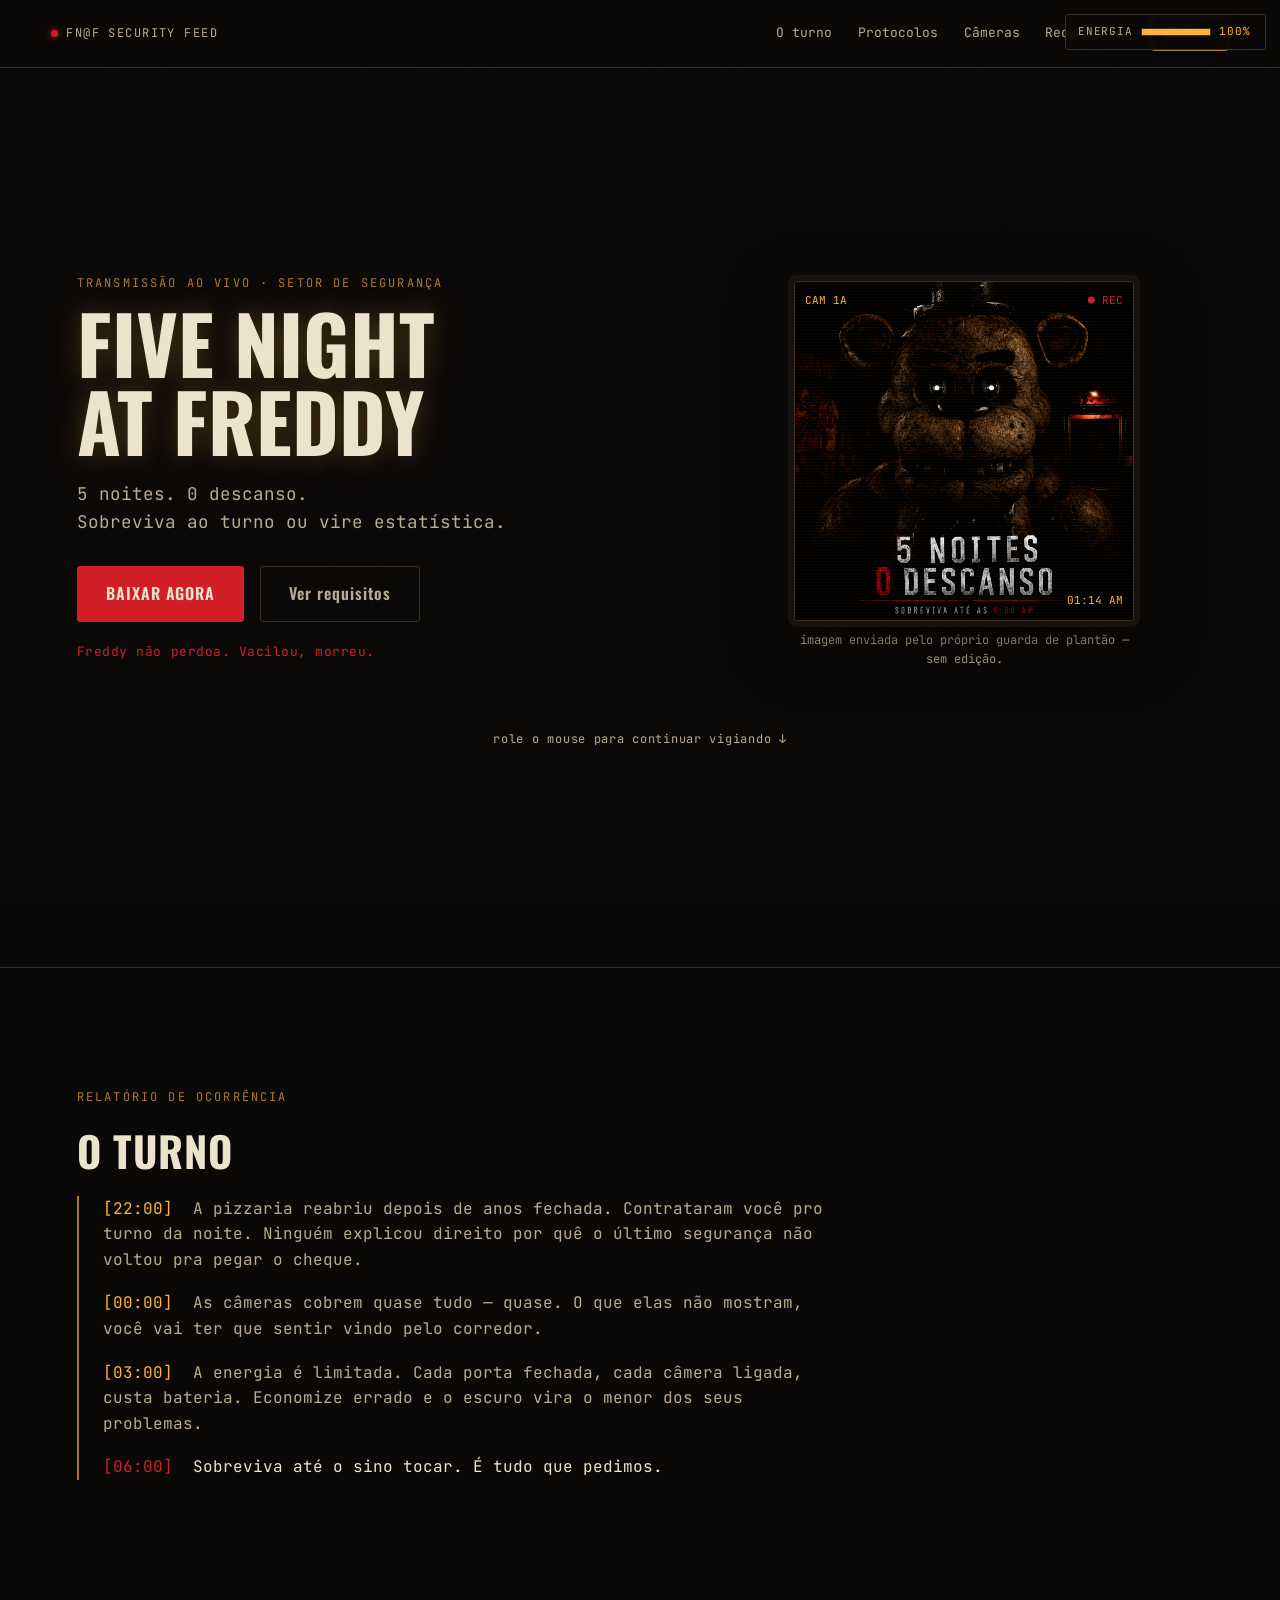
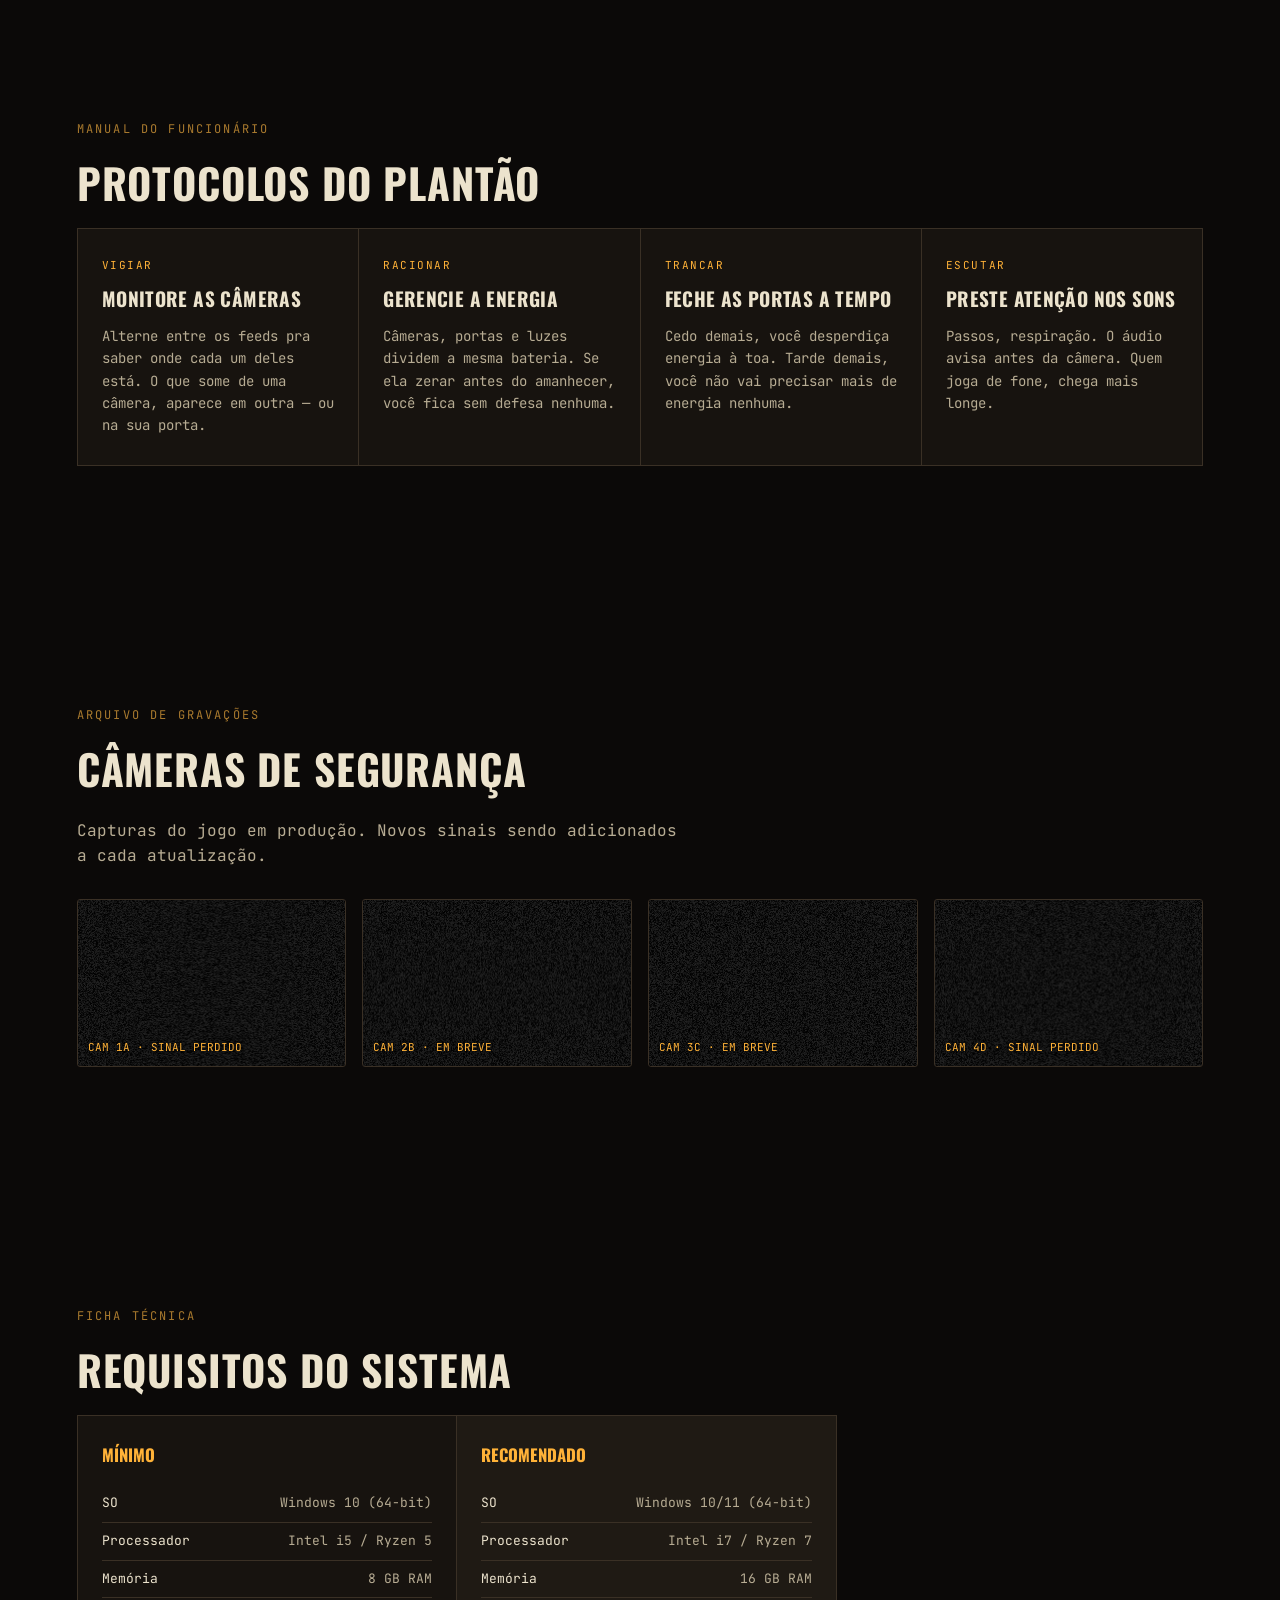
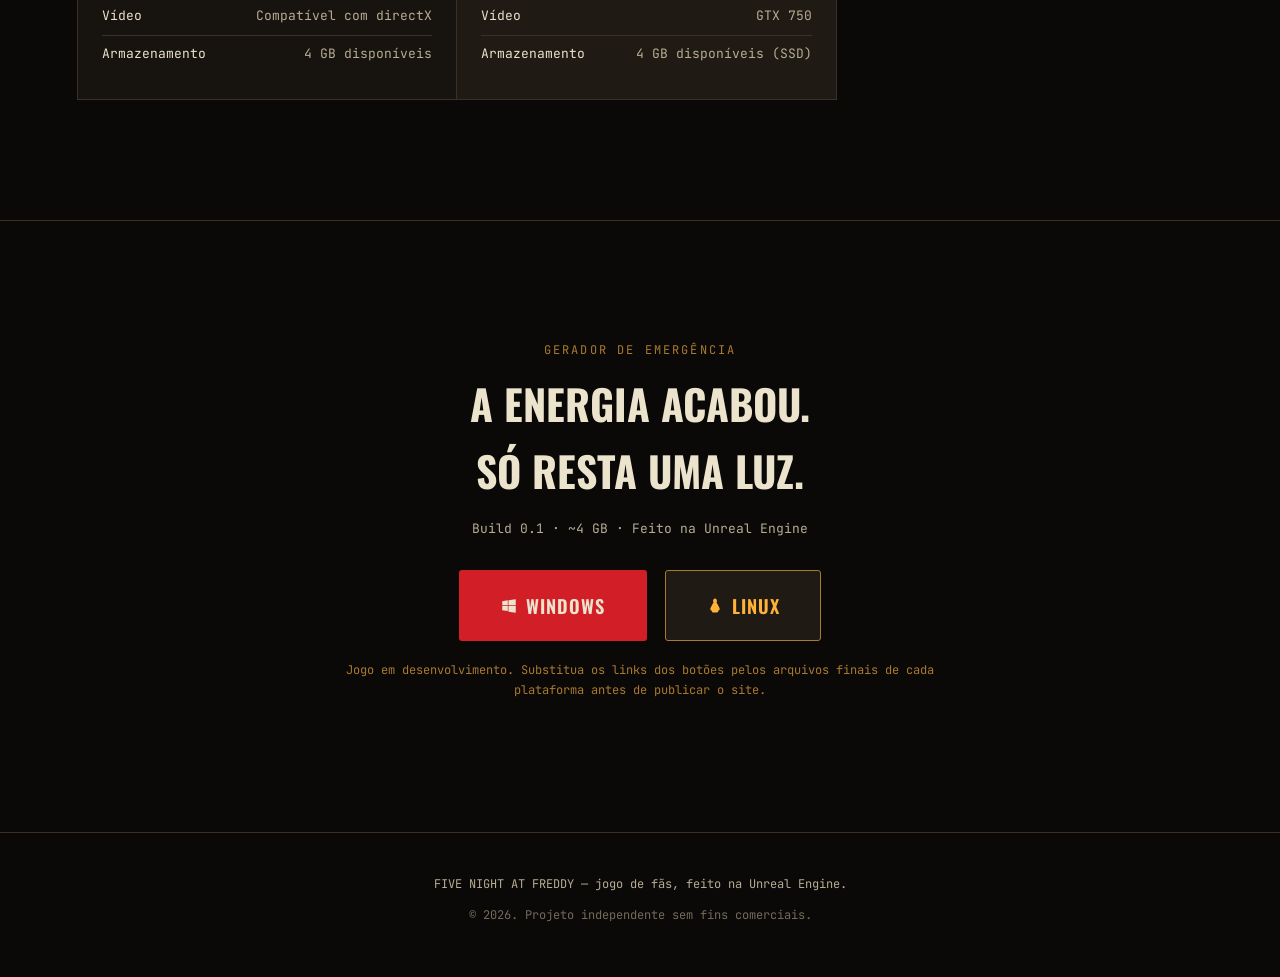
<file: index.html>
<!DOCTYPE html>
<html lang="pt-BR">
<head>
<meta charset="UTF-8">
<meta name="viewport" content="width=device-width, initial-scale=1.0">
<title>FIVE NIGHT AT FREDDY — 5 Noites. 0 Descanso.</title>
<meta name="description" content="Sobreviva a 5 noites de turno. Monitore as câmeras, gerencie a energia, e reze pra bateria não acabar antes do sol nascer.">
<link rel="preconnect" href="https://fonts.googleapis.com">
<link rel="preconnect" href="https://fonts.gstatic.com" crossorigin>
<link href="https://fonts.googleapis.com/css2?family=Oswald:wght@400;500;600;700&family=JetBrains+Mono:wght@400;500;700&display=swap" rel="stylesheet">
<link rel="stylesheet" href="style.css">
</head>
<body>

<!-- HUD fixo: medidor de energia (elemento-assinatura) -->
<div class="power-hud" id="powerHud" aria-hidden="true">
  <span class="power-hud__label">ENERGIA</span>
  <div class="power-hud__bar"><div class="power-hud__fill" id="powerFill"></div></div>
  <span class="power-hud__pct" id="powerPct">100%</span>
</div>

<canvas id="staticCanvas" aria-hidden="true"></canvas>
<div class="scanlines" aria-hidden="true"></div>

<header class="topbar">
  <div class="topbar__brand">
    <span class="topbar__dot"></span> FN@F SECURITY FEED
  </div>
  <nav class="topbar__nav">
    <a href="#sobre">O turno</a>
    <a href="#protocolos">Protocolos</a>
    <a href="#galeria">Câmeras</a>
    <a href="#requisitos">Requisitos</a>
    <a href="#download" class="topbar__cta">Baixar</a>
  </nav>
</header>

<main>

  <!-- HERO -->
  <section class="hero" id="topo">
    <div class="hero__grid">
      <div class="hero__text">
        <p class="eyebrow">TRANSMISSÃO AO VIVO · SETOR DE SEGURANÇA</p>
        <h1 class="hero__title">FIVE NIGHT<br>AT FREDDY</h1>
        <p class="hero__tagline">5 noites. 0 descanso.<br>Sobreviva ao turno ou vire estatística.</p>
        <div class="hero__actions">
          <a href="#download" class="btn btn--primary">
            <span class="btn__glow"></span>
            BAIXAR AGORA
          </a>
          <a href="#requisitos" class="btn btn--ghost">Ver requisitos</a>
        </div>
        <p class="hero__note">Freddy não perdoa. Vacilou, morreu.</p>
      </div>

      <div class="hero__feed">
        <div class="feed">
          <img src="Cover.png" alt="Arte de capa de Five Night at Freddy: um animatrônico observando pela câmera de segurança" class="feed__img">
          <div class="feed__overlay">
            <span class="feed__cam">CAM 1A</span>
            <span class="feed__rec">● REC</span>
            <span class="feed__time" id="feedTime">01:14 AM</span>
          </div>
          <div class="feed__glitch" aria-hidden="true"></div>
        </div>
        <p class="feed__caption">imagem enviada pelo próprio guarda de plantão — sem edição.</p>
      </div>
    </div>
    <div class="hero__scroll">role o mouse para continuar vigiando ↓</div>
  </section>

  <!-- SOBRE -->
  <section class="sobre" id="sobre">
    <div class="section__head">
      <p class="eyebrow">RELATÓRIO DE OCORRÊNCIA</p>
      <h2>O turno</h2>
    </div>
    <div class="log">
      <p class="log__line"><span class="log__tag">[22:00]</span> A pizzaria reabriu depois de anos fechada. Contrataram você pro turno da noite. Ninguém explicou direito por quê o último segurança não voltou pra pegar o cheque.</p>
      <p class="log__line"><span class="log__tag">[00:00]</span> As câmeras cobrem quase tudo — quase. O que elas não mostram, você vai ter que sentir vindo pelo corredor.</p>
      <p class="log__line"><span class="log__tag">[03:00]</span> A energia é limitada. Cada porta fechada, cada câmera ligada, custa bateria. Economize errado e o escuro vira o menor dos seus problemas.</p>
      <p class="log__line log__line--alarm"><span class="log__tag">[06:00]</span> Sobreviva até o sino tocar. É tudo que pedimos.</p>
    </div>
  </section>

  <!-- PROTOCOLOS -->
  <section class="protocolos" id="protocolos">
    <div class="section__head">
      <p class="eyebrow">MANUAL DO FUNCIONÁRIO</p>
      <h2>Protocolos do plantão</h2>
    </div>
    <div class="proto-grid">
      <div class="proto-card">
        <span class="proto-card__tag">VIGIAR</span>
        <h3>Monitore as câmeras</h3>
        <p>Alterne entre os feeds pra saber onde cada um deles está. O que some de uma câmera, aparece em outra — ou na sua porta.</p>
      </div>
      <div class="proto-card">
        <span class="proto-card__tag">RACIONAR</span>
        <h3>Gerencie a energia</h3>
        <p>Câmeras, portas e luzes dividem a mesma bateria. Se ela zerar antes do amanhecer, você fica sem defesa nenhuma.</p>
      </div>
      <div class="proto-card">
        <span class="proto-card__tag">TRANCAR</span>
        <h3>Feche as portas a tempo</h3>
        <p>Cedo demais, você desperdiça energia à toa. Tarde demais, você não vai precisar mais de energia nenhuma.</p>
      </div>
      <div class="proto-card">
        <span class="proto-card__tag">ESCUTAR</span>
        <h3>Preste atenção nos sons</h3>
        <p>Passos, respiração. O áudio avisa antes da câmera. Quem joga de fone, chega mais longe.</p>
      </div>
    </div>
  </section>

  <!-- GALERIA -->
  <section class="galeria" id="galeria">
    <div class="section__head">
      <p class="eyebrow">ARQUIVO DE GRAVAÇÕES</p>
      <h2>Câmeras de segurança</h2>
      <p class="section__sub">Capturas do jogo em produção. Novos sinais sendo adicionados a cada atualização.</p>
    </div>
    <div class="cam-grid">
      <div class="cam-slot" data-cam="CAM 1A"><canvas class="cam-slot__noise"></canvas><span class="cam-slot__label">CAM 1A · SINAL PERDIDO</span></div>
      <div class="cam-slot" data-cam="CAM 2B"><canvas class="cam-slot__noise"></canvas><span class="cam-slot__label">CAM 2B · EM BREVE</span></div>
      <div class="cam-slot" data-cam="CAM 3C"><canvas class="cam-slot__noise"></canvas><span class="cam-slot__label">CAM 3C · EM BREVE</span></div>
      <div class="cam-slot" data-cam="CAM 4D"><canvas class="cam-slot__noise"></canvas><span class="cam-slot__label">CAM 4D · SINAL PERDIDO</span></div>
    </div>
  </section>

  <!-- REQUISITOS -->
  <section class="requisitos" id="requisitos">
    <div class="section__head">
      <p class="eyebrow">FICHA TÉCNICA</p>
      <h2>Requisitos do sistema</h2>
    </div>
    <div class="req-table">
      <div class="req-col">
        <h3>Mínimo</h3>
        <ul>
          <li><span>SO</span>Windows 10 (64-bit)</li>
          <li><span>Processador</span>Intel i5 / Ryzen 5</li>
          <li><span>Memória</span>8 GB RAM</li>
          <li><span>Vídeo</span>Compatível com directX</li>
          <li><span>Armazenamento</span>4 GB disponíveis</li>
        </ul>
      </div>
      <div class="req-col req-col--rec">
        <h3>Recomendado</h3>
        <ul>
          <li><span>SO</span>Windows 10/11 (64-bit)</li>
          <li><span>Processador</span>Intel i7 / Ryzen 7</li>
          <li><span>Memória</span>16 GB RAM</li>
          <li><span>Vídeo</span>GTX 750</li>
          <li><span>Armazenamento</span>4 GB disponíveis (SSD)</li>
        </ul>
      </div>
    </div>
  </section>

  <!-- DOWNLOAD -->
  <section class="download" id="download">
    <div class="download__blackout" id="blackout" aria-hidden="true"></div>
    <div class="download__content">
      <p class="eyebrow">GERADOR DE EMERGÊNCIA</p>
      <h2>A energia acabou.<br>Só resta uma luz.</h2>
      <p class="download__meta">Build 0.1 · ~4 GB · Feito na Unreal Engine</p>
      <div class="download__buttons">
        <a href="https://github.com/PeterKeven/FNAF-Project/releases/tag/v0.0.1Win" class="btn btn--primary btn--big" id="downloadWin" data-plataforma="Windows">
          <span class="btn__glow"></span>
          <svg class="btn__icon" viewBox="0 0 24 24" fill="currentColor" aria-hidden="true"><path d="M3 5.5 10.4 4.4V11H3V5.5ZM11.3 4.3 21 3v8H11.3V4.3ZM3 12h7.4v6.6L3 17.5V12ZM11.3 12H21v9l-9.7-1.4V12Z"/></svg>
          WINDOWS
        </a>
        <a href="https://github.com/PeterKeven/FNAF-Project/releases/tag/v0.0.1" class="btn btn--primary btn--big btn--linux" id="downloadLinux" data-plataforma="Linux">
          <span class="btn__glow"></span>
          <svg class="btn__icon" viewBox="0 0 24 24" fill="currentColor" aria-hidden="true"><path d="M12 2c1.5 0 2.6 1.4 2.6 3.2 0 1.1-.3 1.8-.7 2.6.5.3 1 .8 1.3 1.5.6 1.3 1.9 3.4 2.5 4.6.5 1 .7 1.8.5 2.6-.2.9-1 1.5-1.9 1.8.1.5 0 1-.3 1.4-.6.8-1.8 1.1-3 1.1h-2c-1.2 0-2.4-.3-3-1.1-.3-.4-.4-.9-.3-1.4-.9-.3-1.7-.9-1.9-1.8-.2-.8 0-1.6.5-2.6.6-1.2 1.9-3.3 2.5-4.6.3-.7.8-1.2 1.3-1.5-.4-.8-.7-1.5-.7-2.6C9.4 3.4 10.5 2 12 2Z"/></svg>
          LINUX
        </a>
      </div>
      <p class="download__disclaimer">Jogo em desenvolvimento. Substitua os links dos botões pelos arquivos finais de cada plataforma antes de publicar o site.</p>
    </div>
  </section>

</main>

<footer class="footer">
  <p>FIVE NIGHT AT FREDDY — jogo de fãs, feito na Unreal Engine.</p>
  <p class="footer__muted">© <span id="year"></span>. Projeto independente sem fins comerciais.</p>
</footer>

<script src="script.js"></script>
</body>
</html>
</file>
<file: style.css>
/* ===== Tokens ===== */
:root{
  --void: #0b0908;
  --panel: #17130f;
  --panel-2: #1f1a14;
  --line: #3a3025;
  --amber: #ffb238;
  --amber-dim: #a97a2e;
  --alarm: #d21f27;
  --bone: #ece3cd;
  --bone-dim: #b7ac93;
  --font-display: 'Oswald', sans-serif;
  --font-mono: 'JetBrains Mono', monospace;
  --radius: 3px;
}

*{box-sizing:border-box;}
html{scroll-behavior:smooth;}

body{
  margin:0;
  background:var(--void);
  color:var(--bone);
  font-family: var(--font-mono);
  font-size:16px;
  line-height:1.6;
  -webkit-font-smoothing:antialiased;
  position:relative;
}

img{max-width:100%; display:block;}
a{color:inherit;}
ul{list-style:none; margin:0; padding:0;}

/* ===== Ambient CRT layers ===== */
#staticCanvas{
  position:fixed; inset:0;
  width:100%; height:100%;
  z-index:0;
  opacity:0.035;
  pointer-events:none;
  mix-blend-mode:overlay;
}

.scanlines{
  position:fixed; inset:0;
  z-index:1;
  pointer-events:none;
  background:repeating-linear-gradient(
    to bottom,
    rgba(0,0,0,0) 0px,
    rgba(0,0,0,0) 2px,
    rgba(0,0,0,0.12) 3px
  );
  mix-blend-mode:multiply;
}

main, header, footer{ position:relative; z-index:2; }

/* ===== Power HUD (signature element) ===== */
.power-hud{
  position:fixed;
  top:14px; right:14px;
  z-index:50;
  display:flex; align-items:center; gap:8px;
  background:rgba(11,9,8,0.85);
  border:1px solid var(--line);
  padding:8px 12px;
  font-family:var(--font-mono);
  font-size:11px;
  letter-spacing:0.08em;
  border-radius:var(--radius);
  backdrop-filter:blur(2px);
}
.power-hud__label{ color:var(--bone-dim); }
.power-hud__bar{
  width:70px; height:8px;
  background:var(--panel-2);
  border:1px solid var(--line);
  overflow:hidden;
}
.power-hud__fill{
  height:100%;
  width:100%;
  background:var(--amber);
  transition:width 0.15s linear, background-color 0.3s linear;
}
.power-hud__pct{ color:var(--amber); min-width:34px; }

@media (max-width:640px){
  .power-hud{ top:auto; bottom:14px; right:10px; left:10px; justify-content:space-between; }
  .power-hud__bar{ flex:1; }
}

/* ===== Topbar ===== */
.topbar{
  position:sticky; top:0; z-index:40;
  display:flex; align-items:center; justify-content:space-between;
  padding:16px clamp(20px,4vw,56px);
  background:rgba(11,9,8,0.9);
  border-bottom:1px solid var(--line);
  backdrop-filter:blur(4px);
}
.topbar__brand{
  font-family:var(--font-mono);
  font-size:12px;
  letter-spacing:0.12em;
  color:var(--bone-dim);
  display:flex; align-items:center; gap:8px;
}
.topbar__dot{
  width:7px; height:7px; border-radius:50%;
  background:var(--alarm);
  box-shadow:0 0 6px var(--alarm);
  animation:blink 1.6s infinite steps(2,end);
}
@keyframes blink{ 50%{ opacity:0.2; } }

.topbar__nav{ display:flex; align-items:center; gap:clamp(14px,2vw,28px); font-size:13px; }
.topbar__nav a{ text-decoration:none; color:var(--bone-dim); transition:color .2s; }
.topbar__nav a:hover, .topbar__nav a:focus-visible{ color:var(--amber); }
.topbar__cta{
  border:1px solid var(--amber-dim);
  padding:6px 14px;
  color:var(--amber) !important;
  border-radius:var(--radius);
}

@media (max-width:720px){
  .topbar__nav{ display:none; }
}

/* ===== Buttons ===== */
.btn{
  position:relative;
  display:inline-flex; align-items:center; justify-content:center;
  gap:8px;
  font-family:var(--font-display);
  font-weight:600;
  letter-spacing:0.06em;
  text-decoration:none;
  padding:14px 28px;
  border-radius:var(--radius);
  border:1px solid transparent;
  cursor:pointer;
  transition:transform .15s ease, box-shadow .2s ease;
  overflow:hidden;
}
.btn:hover{ transform:translateY(-1px); }
.btn:focus-visible{ outline:2px solid var(--amber); outline-offset:3px; }

.btn--primary{
  background:var(--alarm);
  color:var(--bone);
}
.btn--primary:hover{ box-shadow:0 0 22px rgba(210,31,39,0.55); }
.btn__glow{
  position:absolute; inset:0;
  background:linear-gradient(90deg, transparent, rgba(255,255,255,0.18), transparent);
  transform:translateX(-120%);
  animation:sweep 3.2s ease-in-out infinite;
}
@keyframes sweep{ 60%{ transform:translateX(-120%);} 80%{ transform:translateX(120%);} 100%{ transform:translateX(120%);} }

.btn--ghost{
  background:transparent;
  border-color:var(--line);
  color:var(--bone-dim);
}
.btn--ghost:hover{ border-color:var(--amber-dim); color:var(--amber); }

.btn--big{ padding:20px 40px; font-size:1.15rem; }

.btn__icon{ width:18px; height:18px; flex-shrink:0; }

.download__buttons{
  display:flex;
  gap:18px;
  justify-content:center;
  flex-wrap:wrap;
  margin-bottom:20px;
}
.btn--linux{
  background:var(--panel-2);
  border:1px solid var(--amber-dim);
  color:var(--amber);
}
.btn--linux:hover{ box-shadow:0 0 22px rgba(255,178,56,0.35); }

@media (max-width:480px){
  .download__buttons{ flex-direction:column; align-items:stretch; }
  .download__buttons .btn{ width:100%; }
}

/* ===== Shared section chrome ===== */
section{ padding:clamp(64px,10vw,120px) clamp(20px,6vw,80px); }
.eyebrow{
  font-family:var(--font-mono);
  font-size:12px;
  letter-spacing:0.18em;
  color:var(--amber-dim);
  margin:0 0 10px;
  text-transform:uppercase;
}
.section__head h2{
  font-family:var(--font-display);
  font-size:clamp(1.8rem,4vw,2.6rem);
  margin:0 0 12px;
  color:var(--bone);
  text-transform:uppercase;
  letter-spacing:0.02em;
}
.section__sub{ color:var(--bone-dim); max-width:60ch; }

/* ===== Hero ===== */
.hero{
  min-height:100vh;
  display:flex; flex-direction:column; justify-content:center;
  padding-top:clamp(80px,12vh,140px);
  border-bottom:1px solid var(--line);
}
.hero__grid{
  display:grid;
  grid-template-columns:1.1fr 0.9fr;
  gap:clamp(30px,5vw,70px);
  align-items:center;
  max-width:1200px;
  margin:0 auto;
  width:100%;
}
.hero__title{
  font-family:var(--font-display);
  font-weight:700;
  font-size:clamp(2.6rem,7vw,5rem);
  line-height:0.98;
  margin:0 0 20px;
  color:var(--bone);
  text-shadow:0 0 26px rgba(255,178,56,0.25);
}
.hero__tagline{
  font-family:var(--font-mono);
  color:var(--bone-dim);
  font-size:clamp(0.95rem,1.6vw,1.1rem);
  margin:0 0 30px;
}
.hero__actions{ display:flex; gap:16px; flex-wrap:wrap; margin-bottom:20px; }
.hero__note{ color:var(--alarm); font-size:13px; letter-spacing:0.04em; }

.hero__feed{ display:flex; flex-direction:column; gap:10px; }
.feed{
  position:relative;
  background:#000;
  border:1px solid var(--line);
  border-radius:var(--radius);
  overflow:hidden;
  aspect-ratio:1/1;
  max-width:340px;
  margin:0 auto;
  box-shadow:0 0 0 6px var(--panel), 0 20px 60px rgba(0,0,0,0.6);
}
.feed__img{ width:100%; height:100%; object-fit:cover; filter:contrast(1.05) saturate(0.95); }
.feed__overlay{
  position:absolute; inset:0;
  display:flex; justify-content:space-between; align-items:flex-start;
  padding:10px;
  font-family:var(--font-mono);
  font-size:11px;
  color:var(--amber);
  text-shadow:0 0 4px rgba(0,0,0,0.9);
  pointer-events:none;
}
.feed__rec{ color:var(--alarm); animation:blink 1s infinite steps(2,end); }
.feed__time{ position:absolute; bottom:10px; right:10px; }
.feed__glitch{
  position:absolute; inset:0;
  background:repeating-linear-gradient(to bottom, rgba(255,178,56,0.04) 0 1px, transparent 1px 3px);
  mix-blend-mode:screen;
  animation:flicker 5s infinite;
}
@keyframes flicker{ 0%,96%,100%{ opacity:1;} 97%{ opacity:0.4;} 98%{ opacity:0.9;} }
.feed__caption{ text-align:center; font-size:12px; color:var(--bone-dim); max-width:340px; margin:0 auto; }

.hero__scroll{
  text-align:center;
  font-size:12px;
  color:var(--bone-dim);
  margin-top:clamp(40px,6vh,70px);
  letter-spacing:0.06em;
}

@media (max-width:860px){
  .hero__grid{ grid-template-columns:1fr; text-align:center; }
  .hero__actions{ justify-content:center; }
  .hero__feed{ order:-1; }
}

/* ===== Sobre / log ===== */
.log{
  max-width:760px;
  border-left:2px solid var(--amber-dim);
  padding-left:24px;
  display:flex; flex-direction:column; gap:18px;
}
.log__line{ margin:0; color:var(--bone-dim); }
.log__tag{ color:var(--amber); margin-right:10px; }
.log__line--alarm{ color:var(--bone); }
.log__line--alarm .log__tag{ color:var(--alarm); }

/* ===== Protocolos ===== */
.proto-grid{
  display:grid;
  grid-template-columns:repeat(auto-fit, minmax(230px,1fr));
  gap:1px;
  background:var(--line);
  border:1px solid var(--line);
}
.proto-card{
  background:var(--panel);
  padding:28px 24px;
  display:flex; flex-direction:column; gap:10px;
}
.proto-card__tag{
  font-size:11px;
  letter-spacing:0.14em;
  color:var(--amber);
  font-family:var(--font-mono);
}
.proto-card h3{
  font-family:var(--font-display);
  margin:0;
  font-size:1.2rem;
  text-transform:uppercase;
  letter-spacing:0.02em;
}
.proto-card p{ margin:0; color:var(--bone-dim); font-size:14px; }

/* ===== Galeria ===== */
.cam-grid{
  display:grid;
  grid-template-columns:repeat(auto-fit, minmax(220px,1fr));
  gap:16px;
  margin-top:30px;
}
.cam-slot{
  position:relative;
  aspect-ratio:16/10;
  background:#000;
  border:1px solid var(--line);
  border-radius:var(--radius);
  overflow:hidden;
}
.cam-slot__noise{ position:absolute; inset:0; width:100%; height:100%; opacity:0.5; }
.cam-slot__label{
  position:absolute; left:10px; bottom:10px;
  font-size:11px; color:var(--amber);
  font-family:var(--font-mono);
  text-shadow:0 0 4px rgba(0,0,0,0.9);
}

/* ===== Requisitos ===== */
.req-table{
  display:grid;
  grid-template-columns:1fr 1fr;
  gap:1px;
  background:var(--line);
  border:1px solid var(--line);
  max-width:760px;
}
.req-col{ background:var(--panel); padding:26px 24px; }
.req-col--rec{ background:var(--panel-2); }
.req-col h3{
  font-family:var(--font-display);
  margin:0 0 16px;
  text-transform:uppercase;
  color:var(--amber);
  font-size:1.05rem;
}
.req-col li{
  display:flex; justify-content:space-between; gap:12px;
  padding:8px 0;
  border-top:1px solid var(--line);
  font-size:13px;
  color:var(--bone-dim);
}
.req-col li:first-child{ border-top:none; }
.req-col li span{ color:var(--bone); }

@media (max-width:560px){
  .req-table{ grid-template-columns:1fr; }
}

/* ===== Download (blackout signature) ===== */
.download{
  position:relative;
  text-align:center;
  overflow:hidden;
  border-top:1px solid var(--line);
}
.download__blackout{
  position:absolute; inset:0;
  background:#000;
  opacity:0;
  pointer-events:none;
  z-index:0;
}
.download__content{ position:relative; z-index:1; max-width:640px; margin:0 auto; }
.download h2{
  font-family:var(--font-display);
  font-size:clamp(1.8rem,4vw,2.6rem);
  text-transform:uppercase;
  margin:0 0 16px;
}
.download__meta{ color:var(--bone-dim); font-size:13px; margin-bottom:30px; }
.download__disclaimer{ margin-top:20px; font-size:12px; color:var(--amber-dim); }

/* ===== Footer ===== */
.footer{
  text-align:center;
  padding:30px 20px 40px;
  font-size:12px;
  color:var(--bone-dim);
  border-top:1px solid var(--line);
}
.footer__muted{ opacity:0.6; margin-top:6px; }

/* ===== Reduced motion ===== */
@media (prefers-reduced-motion: reduce){
  html{ scroll-behavior:auto; }
  .btn__glow, .topbar__dot, .feed__rec, .feed__glitch{ animation:none !important; }
  #staticCanvas{ display:none; }
}
</file>
